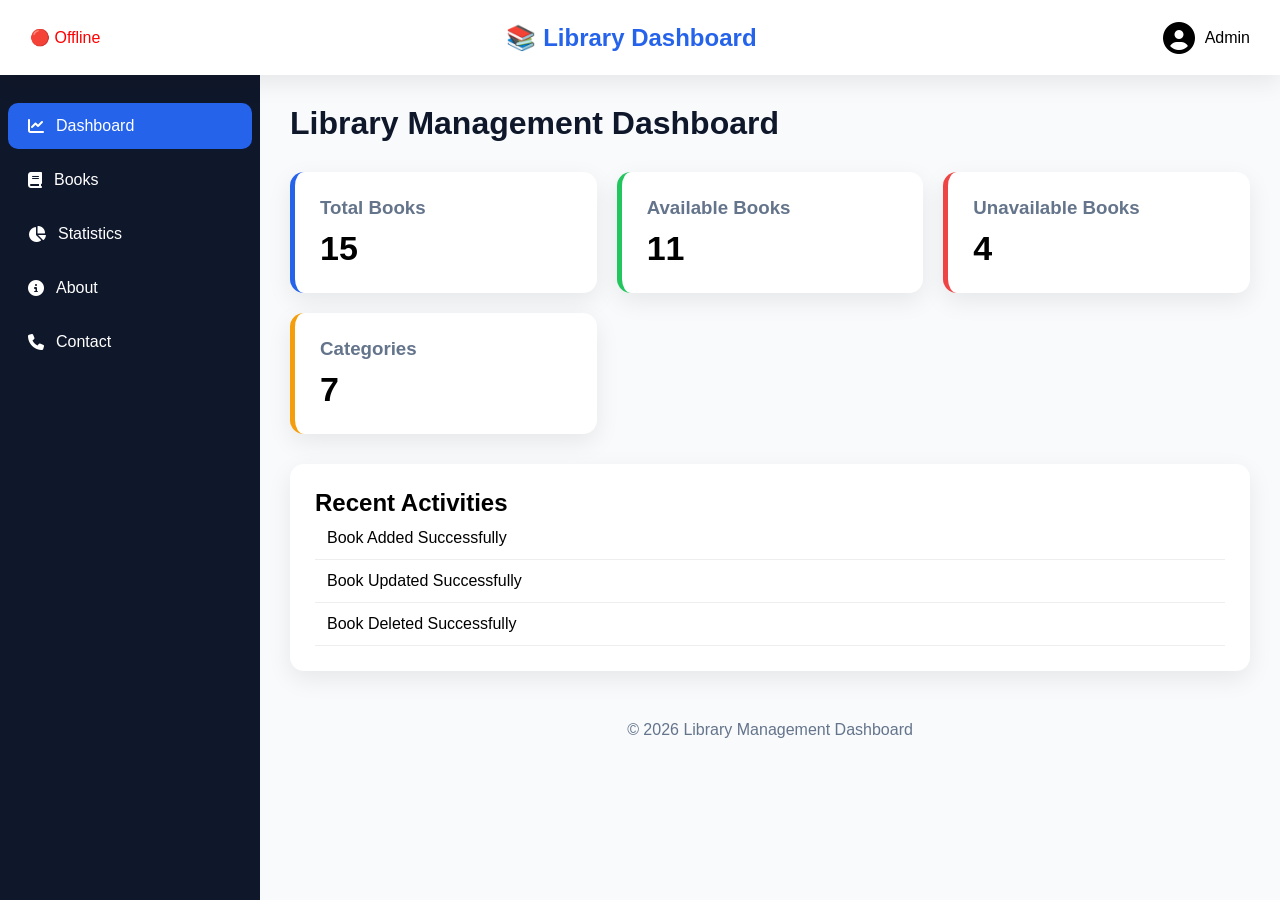
<file: client/index.html>
<!DOCTYPE html>
<html lang="en">

<head>

<meta charset="UTF-8">

<meta name="viewport"
content="width=device-width, initial-scale=1.0">

<title>Library Dashboard</title>

<link rel="stylesheet"
href="css/variables.css">

<link rel="stylesheet"
href="css/dashboard.css">

<link rel="stylesheet"
href="css/responsive.css">

<link rel="stylesheet"
href="https://cdnjs.cloudflare.com/ajax/libs/font-awesome/6.5.1/css/all.min.css">

</head>

<body>

<header>

<div id="apiStatus">
    Checking...
</div>

<div class="logo">
📚 Library Dashboard
</div>

<div class="user">
<i class="fas fa-user-circle fa-2x"></i>
<span>Admin</span>
</div>

</header>

<aside class="sidebar">

<ul>

<li class="active">
<a href="index.html">
<i class="fas fa-chart-line"></i>
Dashboard
</a>
</li>

<li>
<a href="pages/books.html">
<i class="fas fa-book"></i>
Books
</a>
</li>

<li>
<a href="pages/statistics.html">
<i class="fas fa-chart-pie"></i>
Statistics
</a>
</li>

<li>
<a href="pages/about.html">
<i class="fas fa-circle-info"></i>
About
</a>
</li>

<li>
<a href="pages/contact.html">
<i class="fas fa-phone"></i>
Contact
</a>
</li>

</ul>

</aside>

<div class="main">

<div class="page-title">

<h1>
Library Management Dashboard
</h1>

</div>

<div class="stats">

<div class="card blue">
<h3>Total Books</h3>
<p id="totalBooks">15</p>
</div>

<div class="card green">
<h3>Available Books</h3>
<p>11</p>
</div>

<div class="card red">
<h3>Unavailable Books</h3>
<p>4</p>
</div>

<div class="card orange">
<h3>Categories</h3>
<p>7</p>
</div>

</div>

<div class="activity">

<h2>
Recent Activities
</h2>

<ul>

<li>
Book Added Successfully
</li>

<li>
Book Updated Successfully
</li>

<li>
Book Deleted Successfully
</li>

</ul>

</div>

</div>

<footer>

© 2026 Library Management Dashboard

</footer>

</body>

</html>

<script src="js/app.js"></script>
</file>
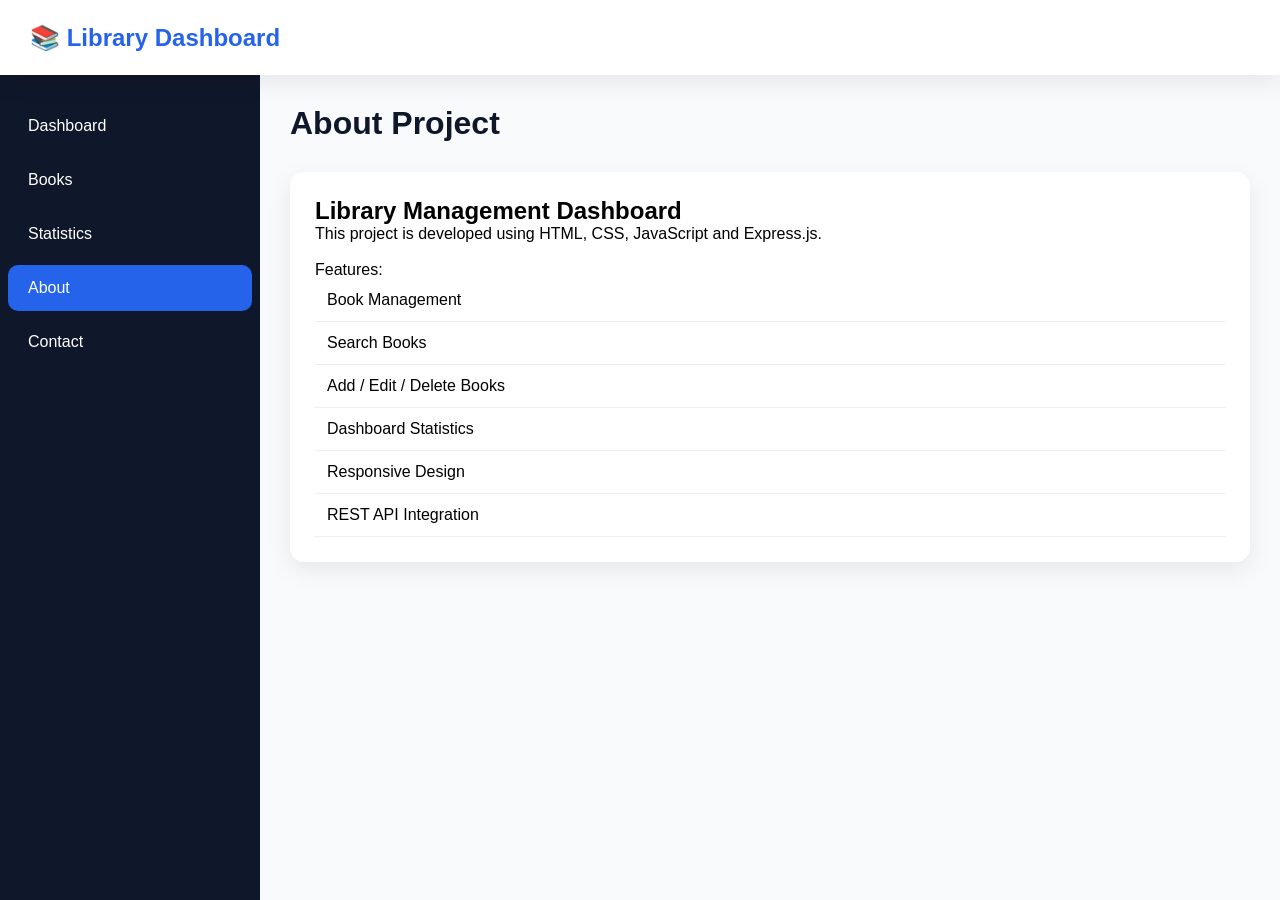
<file: client/pages/about.html>
<!DOCTYPE html>
<html lang="en">

<head>
    <meta charset="UTF-8">
    <meta name="viewport" content="width=device-width, initial-scale=1.0">
    <title>About</title>

    <link rel="stylesheet" href="../css/variables.css">
    <link rel="stylesheet" href="../css/dashboard.css">
</head>

<body>

<header>
    <div class="logo">📚 Library Dashboard</div>
</header>

<aside class="sidebar">
    <ul>
        <li><a href="../index.html">Dashboard</a></li>
        <li><a href="books.html">Books</a></li>
        <li><a href="statistics.html">Statistics</a></li>
        <li class="active"><a href="about.html">About</a></li>
        <li><a href="contact.html">Contact</a></li>
    </ul>
</aside>

<div class="main">

    <div class="page-title">
        <h1>About Project</h1>
    </div>

    <div class="activity">
        <h2>Library Management Dashboard</h2>

        <p>
            This project is developed using HTML, CSS,
            JavaScript and Express.js.
        </p>

        <br>

        <p>
            Features:
        </p>

        <ul>
            <li>Book Management</li>
            <li>Search Books</li>
            <li>Add / Edit / Delete Books</li>
            <li>Dashboard Statistics</li>
            <li>Responsive Design</li>
            <li>REST API Integration</li>
        </ul>

    </div>

</div>

</body>
</html>
</file>
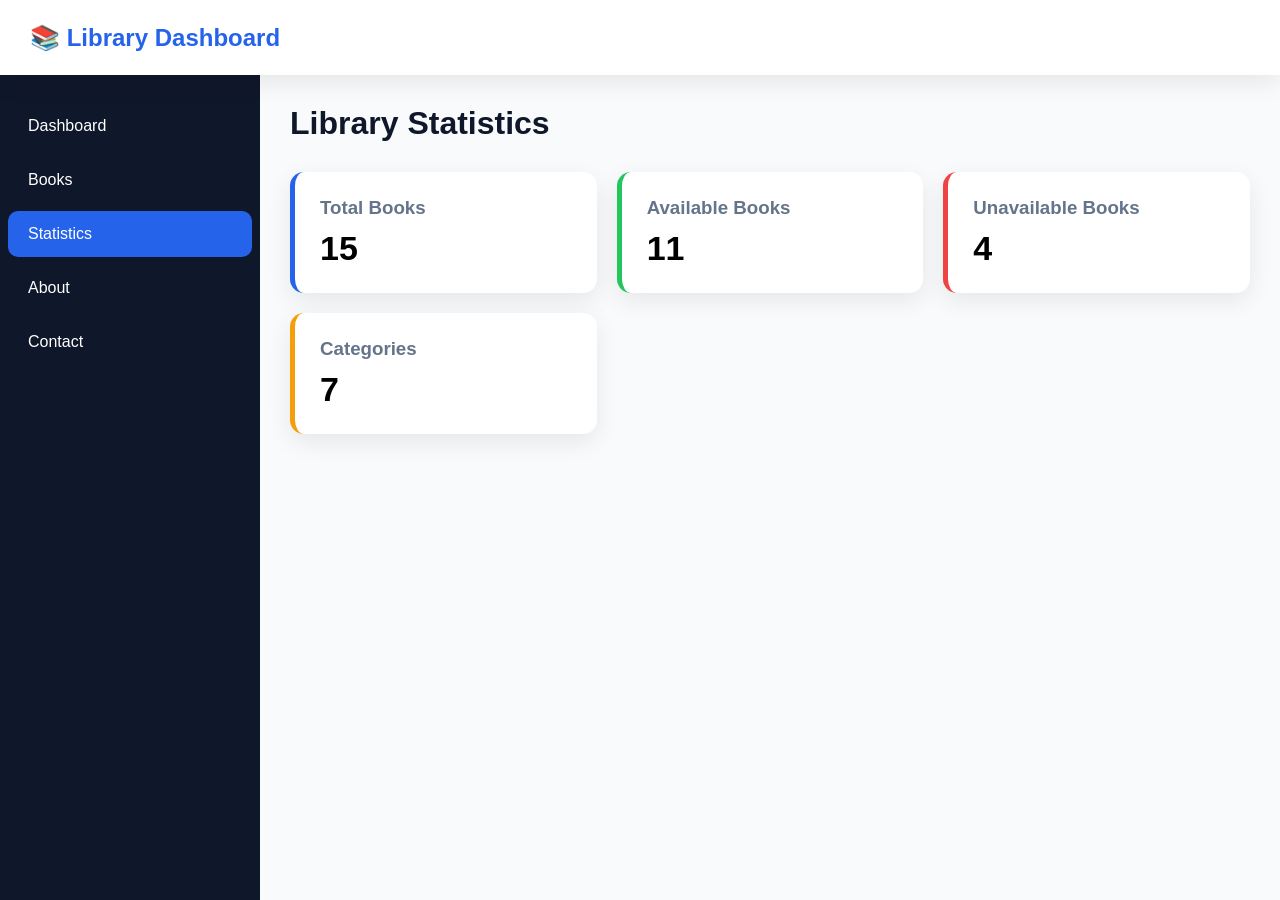
<file: client/pages/statistics.html>
<!DOCTYPE html>
<html lang="en">

<head>

<meta charset="UTF-8">

<meta name="viewport"
content="width=device-width, initial-scale=1.0">

<title>Statistics</title>

<link rel="stylesheet"
href="../css/variables.css">

<link rel="stylesheet"
href="../css/dashboard.css">

</head>

<body>

<header>

<div class="logo">
📚 Library Dashboard
</div>

</header>

<aside class="sidebar">

<ul>

<li><a href="../index.html">Dashboard</a></li>

<li><a href="books.html">Books</a></li>

<li class="active">
<a href="statistics.html">
Statistics
</a>
</li>

<li><a href="about.html">About</a></li>

<li><a href="contact.html">Contact</a></li>

</ul>

</aside>

<div class="main">

<div class="page-title">
<h1>Library Statistics</h1>
</div>

<div class="stats">

<div class="card blue">
<h3>Total Books</h3>
<p>15</p>
</div>

<div class="card green">
<h3>Available Books</h3>
<p>11</p>
</div>

<div class="card red">
<h3>Unavailable Books</h3>
<p>4</p>
</div>

<div class="card orange">
<h3>Categories</h3>
<p>7</p>
</div>

</div>

</div>

</body>
</html>
</file>
<file: client/css/variables.css>
:root{

    --primary:#2563eb;
    --primary-dark:#1d4ed8;

    --success:#22c55e;
    --danger:#ef4444;
    --warning:#f59e0b;

    --sidebar:#0f172a;
    --sidebar-hover:#1e293b;

    --background:#f8fafc;
    --card:#ffffff;

    --text:#0f172a;
    --gray:#64748b;

    --shadow:
    0 8px 25px rgba(0,0,0,.08);

    --radius:14px;

}
</file>
<file: client/css/dashboard.css>
*{
    margin:0;
    padding:0;
    box-sizing:border-box;
    font-family:
    'Segoe UI',sans-serif;
}

body{
    background:
    var(--background);
}

/* HEADER */

header{

    position:fixed;

    top:0;
    left:0;
    right:0;

    height:75px;

    background:white;

    display:flex;

    justify-content:
    space-between;

    align-items:center;

    padding:0 30px;

    box-shadow:
    var(--shadow);

    z-index:1000;
}

.logo{

    font-size:24px;

    font-weight:bold;

    color:
    var(--primary);
}

.user{

    display:flex;

    align-items:center;

    gap:10px;
}

/* SIDEBAR */

.sidebar{

    position:fixed;

    top:75px;

    left:0;

    width:260px;

    height:100vh;

    background:
    var(--sidebar);

    padding-top:20px;
}

.sidebar ul{
    list-style:none;
}

.sidebar li{

    margin:8px;
}

.sidebar a{

    display:flex;

    align-items:center;

    gap:12px;

    color:white;

    text-decoration:none;

    padding:14px 20px;

    border-radius:10px;

    transition:.3s;
}

.sidebar a:hover{

    background:
    var(--sidebar-hover);
}

.active a{

    background:
    var(--primary);
}

/* MAIN */

.main{

    margin-left:260px;

    margin-top:75px;

    padding:30px;
}

/* PAGE TITLE */

.page-title{

    margin-bottom:30px;
}

.page-title h1{

    color:
    var(--text);
}

/* STATS */

.stats{

    display:grid;

    grid-template-columns:
    repeat(auto-fit,minmax(250px,1fr));

    gap:20px;

    margin-bottom:30px;
}

.card{

    background:
    var(--card);

    border-radius:
    var(--radius);

    padding:25px;

    box-shadow:
    var(--shadow);

    transition:.3s;
}

.card:hover{

    transform:
    translateY(-6px);
}

.card h3{

    color:
    var(--gray);

    margin-bottom:10px;
}

.card p{

    font-size:34px;

    font-weight:bold;
}

.blue{
border-left:5px solid #2563eb;
}

.green{
border-left:5px solid #22c55e;
}

.red{
border-left:5px solid #ef4444;
}

.orange{
border-left:5px solid #f59e0b;
}

/* TABLE */

.table-container{

    background:white;

    border-radius:
    var(--radius);

    box-shadow:
    var(--shadow);

    padding:25px;
}

.table-header{

    display:flex;

    justify-content:
    space-between;

    align-items:center;

    margin-bottom:20px;
}

#searchInput{

    width:320px;

    padding:12px;

    border:1px solid #ddd;

    border-radius:8px;
}

#addBookBtn{

    background:
    var(--primary);

    color:white;

    border:none;

    padding:12px 18px;

    border-radius:8px;

    cursor:pointer;
}

table{

    width:100%;

    border-collapse:collapse;
}

table th{

    background:
    var(--primary);

    color:white;

    padding:15px;
}

table td{

    padding:15px;

    border-bottom:
    1px solid #eee;
}

.available{

    color:
    var(--success);

    font-weight:bold;
}

.unavailable{

    color:
    var(--danger);

    font-weight:bold;
}

.edit-btn{

    background:
    #2563eb;

    color:white;

    border:none;

    padding:8px 12px;

    border-radius:6px;

    cursor:pointer;

    margin-right:5px;
}

.delete-btn{

    background:
    #ef4444;

    color:white;

    border:none;

    padding:8px 12px;

    border-radius:6px;

    cursor:pointer;
}

/* ACTIVITY */

.activity{

    margin-top:25px;

    background:white;

    padding:25px;

    border-radius:
    var(--radius);

    box-shadow:
    var(--shadow);
}

.activity ul{

    list-style:none;
}

.activity li{

    padding:12px;

    border-bottom:
    1px solid #eee;
}

/* FOOTER */

footer{

    margin-left:260px;

    text-align:center;

    padding:20px;

    color:
    var(--gray);
}

.modal{

display:none;

position:fixed;

top:0;
left:0;

width:100%;
height:100%;

background:
rgba(0,0,0,.5);

justify-content:center;
align-items:center;
}

.modal-content{

background:white;

padding:25px;

width:450px;

border-radius:12px;

display:flex;

flex-direction:column;

gap:12px;
}

.modal-content input,
.modal-content select{

padding:12px;

border:1px solid #ddd;

border-radius:8px;
}

.modal-buttons{

display:flex;

gap:10px;
}

#saveBook{

background:#22c55e;

color:white;

border:none;

padding:10px;

flex:1;

cursor:pointer;
}

#closeModal{

background:#ef4444;

color:white;

border:none;

padding:10px;

flex:1;

cursor:pointer;
}
#loader{

position:fixed;

inset:0;

background:white;

display:flex;

justify-content:center;

align-items:center;

z-index:9999;
}

.spinner{

width:70px;
height:70px;

border:6px solid #ddd;

border-top:6px solid #2563eb;

border-radius:50%;

animation:spin 1s linear infinite;
}

@keyframes spin{

100%{

transform:
rotate(360deg);

}

}

/* LOADER */

.loader-container{

    position:fixed;

    top:0;
    left:0;

    width:100%;
    height:100%;

    background:
    rgba(255,255,255,0.9);

    display:none;

    justify-content:center;
    align-items:center;

    flex-direction:column;

    z-index:9999;
}

.spinner{

    width:70px;
    height:70px;

    border:6px solid #ddd;

    border-top:6px solid #2563eb;

    border-radius:50%;

    animation:spin 1s linear infinite;
}

@keyframes spin{

    100%{

        transform:
        rotate(360deg);

    }

}
</file>
<file: client/css/responsive.css>
@media(max-width:992px){

.sidebar{
    width:220px;
}

.main{
    margin-left:220px;
}

footer{
    margin-left:220px;
}

}

@media(max-width:768px){

.sidebar{
    display:none;
}

.main{
    margin-left:0;
}

footer{
    margin-left:0;
}

.stats{
    grid-template-columns:1fr;
}

.table-header{
    flex-direction:column;
    gap:15px;
}

#searchInput{
    width:100%;
}

}
</file>
